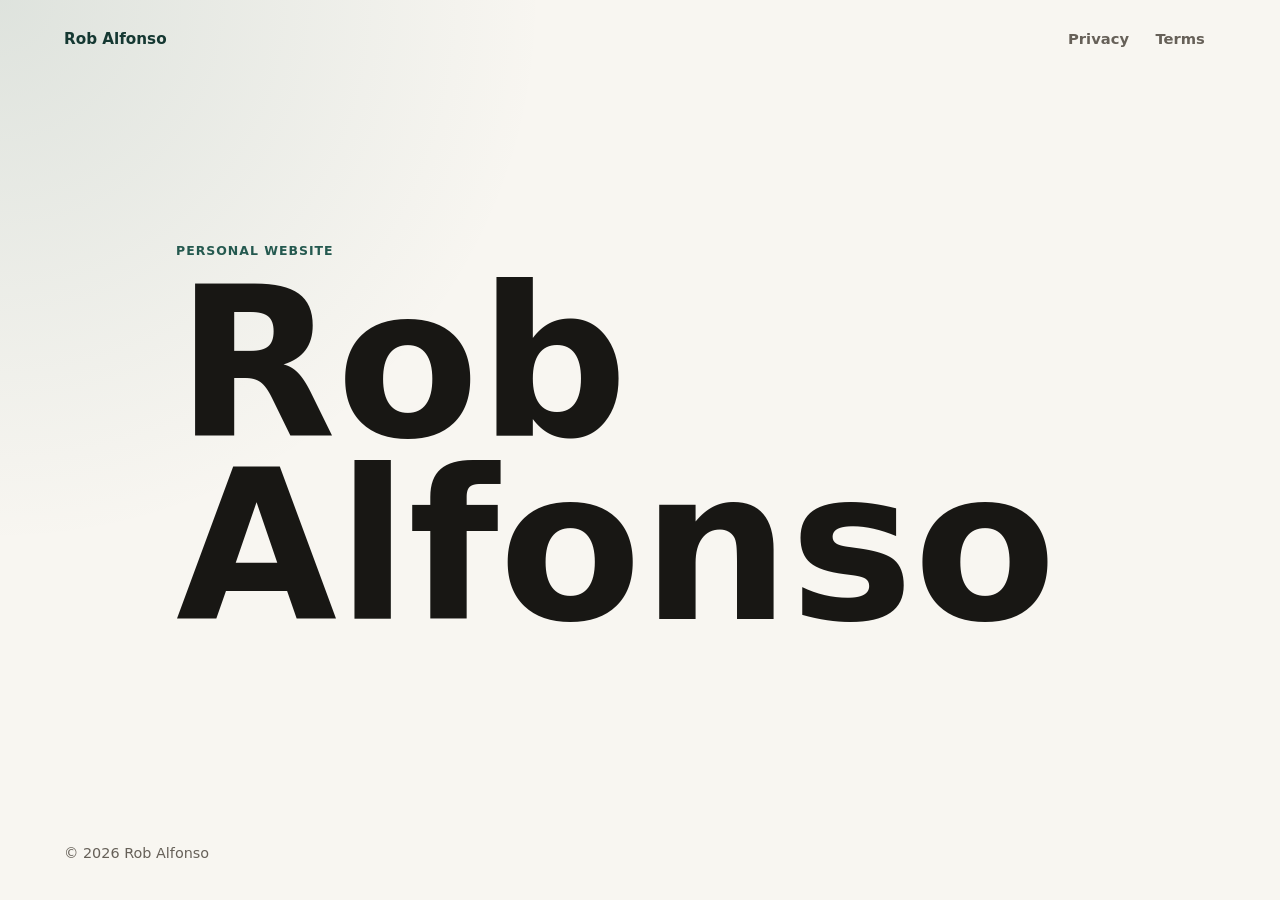
<file: index.html>
<!doctype html>
<html lang="en">
  <head>
    <meta charset="utf-8">
    <meta name="viewport" content="width=device-width, initial-scale=1">
    <title>Rob Alfonso</title>
    <meta
      name="description"
      content="The personal website of Rob Alfonso."
    >
    <link rel="stylesheet" href="styles.css">
  </head>
  <body>
    <a class="skip-link" href="#main">Skip to content</a>

    <header class="site-header" aria-label="Primary">
      <nav class="nav">
        <a class="brand" href="index.html" aria-current="page">Rob Alfonso</a>
        <div class="nav-links" aria-label="Site">
          <a href="privacy.html">Privacy</a>
          <a href="terms.html">Terms</a>
        </div>
      </nav>
    </header>

    <main id="main" class="home">
      <section class="intro" aria-labelledby="page-title">
        <p class="eyebrow">Personal website</p>
        <h1 id="page-title">Rob Alfonso</h1>
      </section>
    </main>

    <footer class="site-footer">
      <p>&copy; 2026 Rob Alfonso</p>
    </footer>
  </body>
</html>
</file>
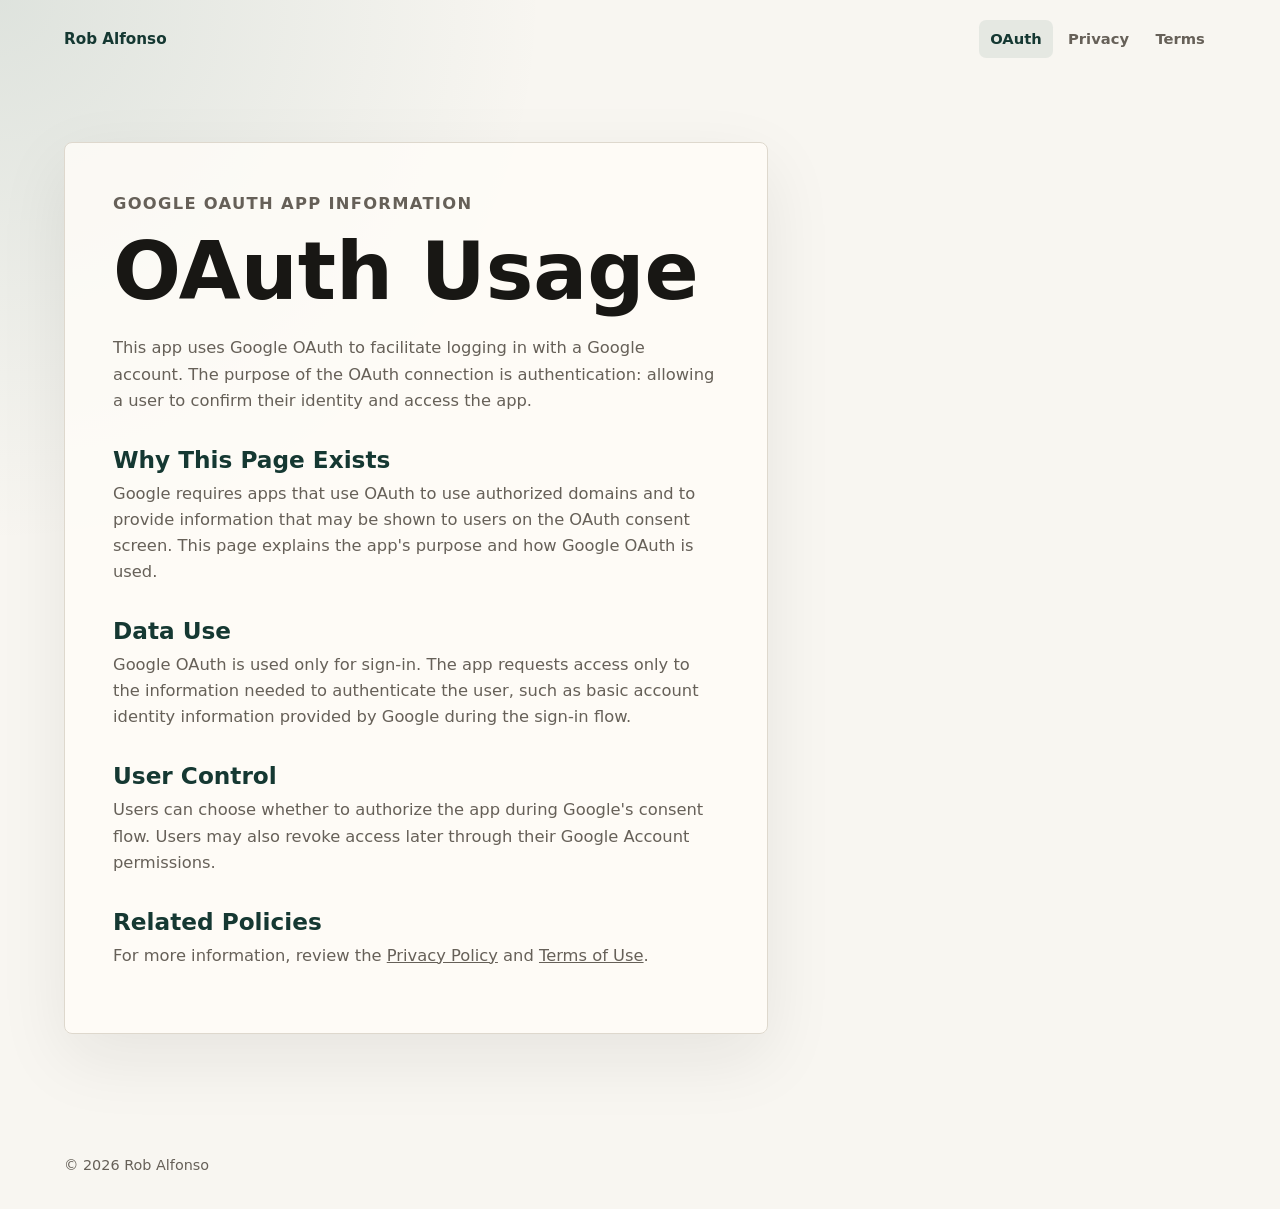
<file: oauth.html>
<!doctype html>
<html lang="en">
  <head>
    <meta charset="utf-8">
    <meta name="viewport" content="width=device-width, initial-scale=1">
    <title>Google OAuth App | Rob Alfonso</title>
    <meta
      name="description"
      content="Information about Rob Alfonso's app usage of Google OAuth."
    >
    <link rel="stylesheet" href="styles.css">
  </head>
  <body>
    <a class="skip-link" href="#main">Skip to content</a>

    <header class="site-header" aria-label="Primary">
      <nav class="nav">
        <a class="brand" href="index.html">Rob Alfonso</a>
        <div class="nav-links" aria-label="Site">
          <a href="oauth.html" aria-current="page">OAuth</a>
          <a href="privacy.html">Privacy</a>
          <a href="terms.html">Terms</a>
        </div>
      </nav>
    </header>

    <main id="main" class="page">
      <article class="content">
        <p class="eyebrow">Google OAuth app information</p>
        <h1>OAuth Usage</h1>

        <p>
          This app uses Google OAuth to facilitate logging in with a Google
          account. The purpose of the OAuth connection is authentication:
          allowing a user to confirm their identity and access the app.
        </p>

        <h2>Why This Page Exists</h2>
        <p>
          Google requires apps that use OAuth to use authorized domains and to
          provide information that may be shown to users on the OAuth consent
          screen. This page explains the app's purpose and how Google OAuth is
          used.
        </p>

        <h2>Data Use</h2>
        <p>
          Google OAuth is used only for sign-in. The app requests access only to
          the information needed to authenticate the user, such as basic account
          identity information provided by Google during the sign-in flow.
        </p>

        <h2>User Control</h2>
        <p>
          Users can choose whether to authorize the app during Google's consent
          flow. Users may also revoke access later through their Google Account
          permissions.
        </p>

        <h2>Related Policies</h2>
        <p>
          For more information, review the <a href="privacy.html">Privacy
          Policy</a> and <a href="terms.html">Terms of Use</a>.
        </p>
      </article>
    </main>

    <footer class="site-footer">
      <p>&copy; 2026 Rob Alfonso</p>
    </footer>
  </body>
</html>
</file>
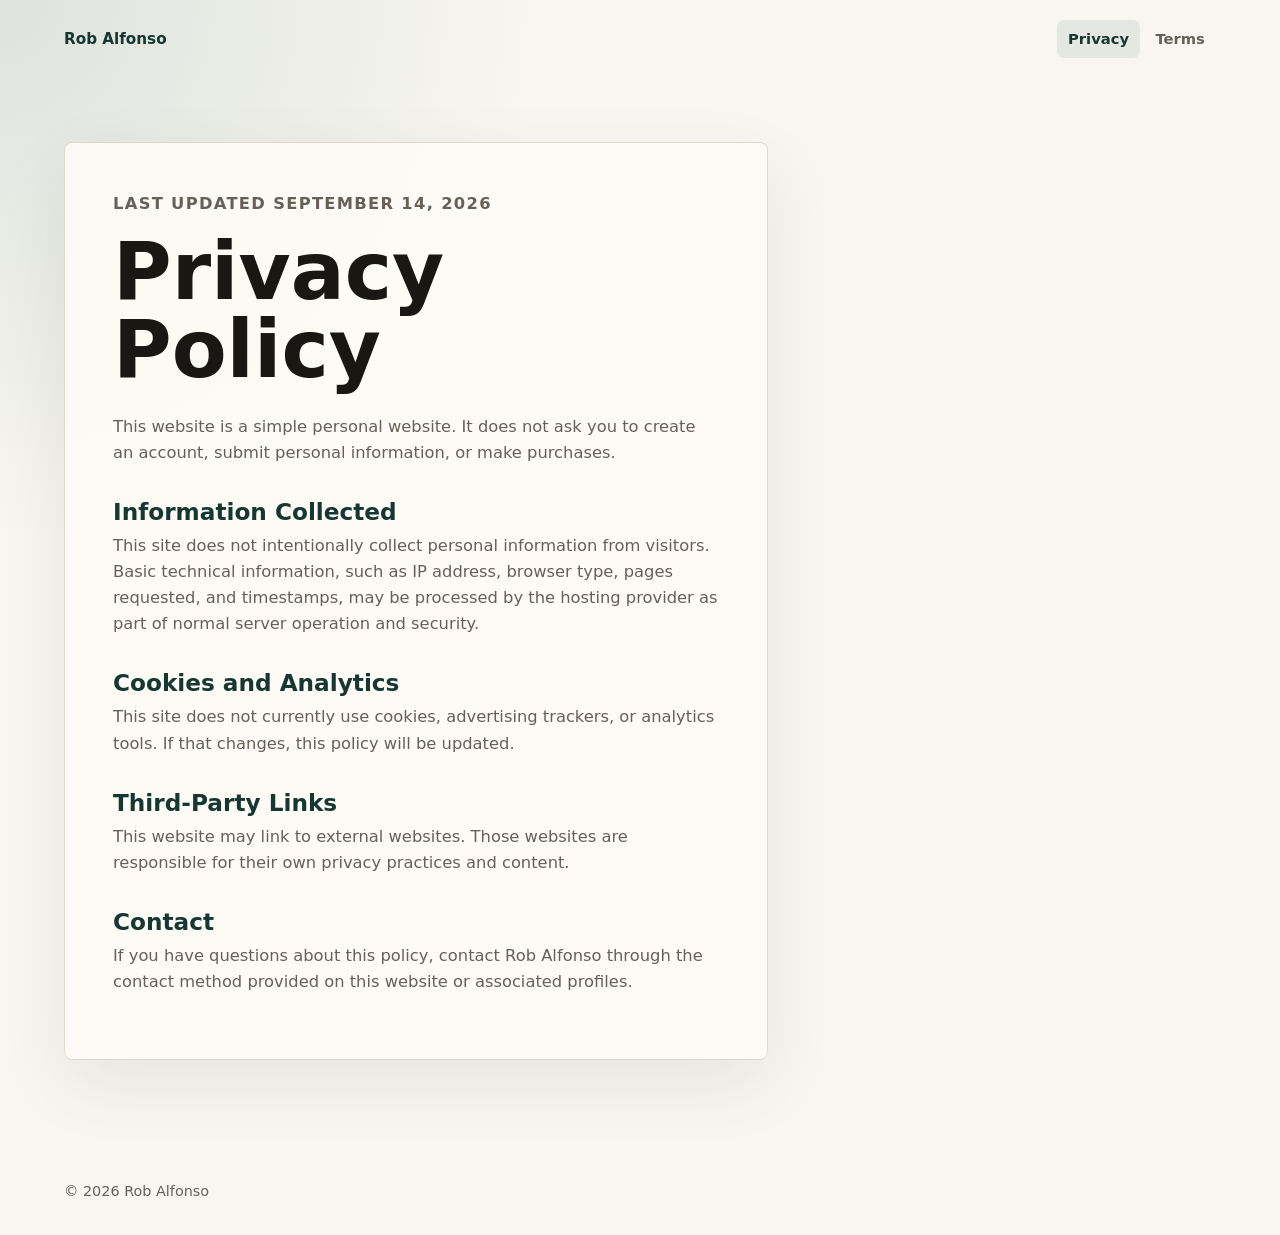
<file: privacy.html>
<!doctype html>
<html lang="en">
  <head>
    <meta charset="utf-8">
    <meta name="viewport" content="width=device-width, initial-scale=1">
    <title>Privacy Policy | Rob Alfonso</title>
    <meta
      name="description"
      content="Privacy policy for Rob Alfonso's personal website."
    >
    <link rel="stylesheet" href="styles.css">
  </head>
  <body>
    <a class="skip-link" href="#main">Skip to content</a>

    <header class="site-header" aria-label="Primary">
      <nav class="nav">
        <a class="brand" href="index.html">Rob Alfonso</a>
        <div class="nav-links" aria-label="Site">
          <a href="privacy.html" aria-current="page">Privacy</a>
          <a href="terms.html">Terms</a>
        </div>
      </nav>
    </header>

    <main id="main" class="page">
      <article class="content">
        <p class="eyebrow">Last updated September 14, 2026</p>
        <h1>Privacy Policy</h1>

        <p>
          This website is a simple personal website. It does not ask you to
          create an account, submit personal information, or make purchases.
        </p>

        <h2>Information Collected</h2>
        <p>
          This site does not intentionally collect personal information from
          visitors. Basic technical information, such as IP address, browser
          type, pages requested, and timestamps, may be processed by the hosting
          provider as part of normal server operation and security.
        </p>

        <h2>Cookies and Analytics</h2>
        <p>
          This site does not currently use cookies, advertising trackers, or
          analytics tools. If that changes, this policy will be updated.
        </p>

        <h2>Third-Party Links</h2>
        <p>
          This website may link to external websites. Those websites are
          responsible for their own privacy practices and content.
        </p>

        <h2>Contact</h2>
        <p>
          If you have questions about this policy, contact Rob Alfonso through
          the contact method provided on this website or associated profiles.
        </p>
      </article>
    </main>

    <footer class="site-footer">
      <p>&copy; 2026 Rob Alfonso</p>
    </footer>
  </body>
</html>
</file>
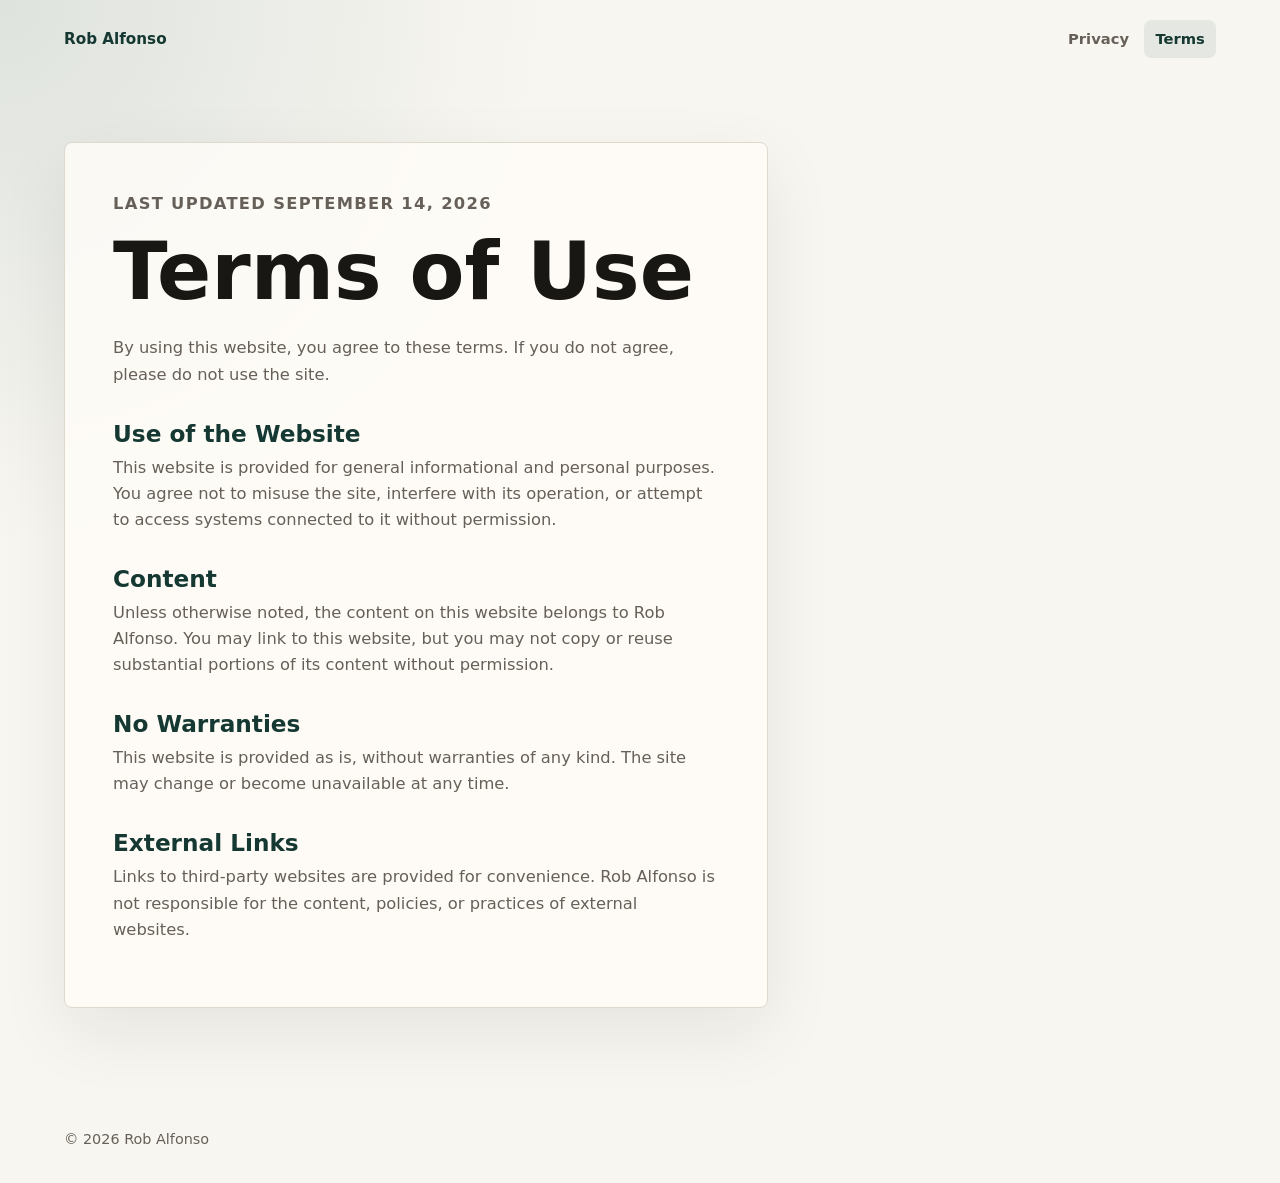
<file: terms.html>
<!doctype html>
<html lang="en">
  <head>
    <meta charset="utf-8">
    <meta name="viewport" content="width=device-width, initial-scale=1">
    <title>Terms of Use | Rob Alfonso</title>
    <meta
      name="description"
      content="Terms of use for Rob Alfonso's personal website."
    >
    <link rel="stylesheet" href="styles.css">
  </head>
  <body>
    <a class="skip-link" href="#main">Skip to content</a>

    <header class="site-header" aria-label="Primary">
      <nav class="nav">
        <a class="brand" href="index.html">Rob Alfonso</a>
        <div class="nav-links" aria-label="Site">
          <a href="privacy.html">Privacy</a>
          <a href="terms.html" aria-current="page">Terms</a>
        </div>
      </nav>
    </header>

    <main id="main" class="page">
      <article class="content">
        <p class="eyebrow">Last updated September 14, 2026</p>
        <h1>Terms of Use</h1>

        <p>
          By using this website, you agree to these terms. If you do not agree,
          please do not use the site.
        </p>

        <h2>Use of the Website</h2>
        <p>
          This website is provided for general informational and personal
          purposes. You agree not to misuse the site, interfere with its
          operation, or attempt to access systems connected to it without
          permission.
        </p>

        <h2>Content</h2>
        <p>
          Unless otherwise noted, the content on this website belongs to Rob
          Alfonso. You may link to this website, but you may not copy or reuse
          substantial portions of its content without permission.
        </p>

        <h2>No Warranties</h2>
        <p>
          This website is provided as is, without warranties of any kind. The
          site may change or become unavailable at any time.
        </p>

        <h2>External Links</h2>
        <p>
          Links to third-party websites are provided for convenience. Rob
          Alfonso is not responsible for the content, policies, or practices of
          external websites.
        </p>
      </article>
    </main>

    <footer class="site-footer">
      <p>&copy; 2026 Rob Alfonso</p>
    </footer>
  </body>
</html>
</file>
<file: styles.css>
:root {
  color-scheme: light;
  --bg: #f8f6f1;
  --surface: #fffdf8;
  --text: #181714;
  --muted: #666058;
  --line: #ded8cd;
  --accent: #24594f;
  --accent-strong: #153832;
  --focus: #ad6b1f;
  --shadow: 0 24px 70px rgb(24 23 20 / 0.08);
}

* {
  box-sizing: border-box;
}

html {
  min-height: 100%;
  background:
    radial-gradient(circle at top left, rgb(36 89 79 / 0.12), transparent 34rem),
    var(--bg);
}

body {
  min-height: 100vh;
  margin: 0;
  color: var(--text);
  font-family:
    Inter, ui-sans-serif, system-ui, -apple-system, BlinkMacSystemFont, "Segoe UI",
    sans-serif;
  line-height: 1.6;
  text-rendering: optimizeLegibility;
}

a {
  color: inherit;
}

a:focus-visible,
button:focus-visible {
  outline: 3px solid var(--focus);
  outline-offset: 4px;
}

.skip-link {
  position: absolute;
  top: 1rem;
  left: 1rem;
  z-index: 10;
  padding: 0.65rem 0.85rem;
  border-radius: 0.5rem;
  background: var(--text);
  color: var(--surface);
  transform: translateY(-160%);
  transition: transform 160ms ease;
}

.skip-link:focus {
  transform: translateY(0);
}

.site-header,
.site-footer {
  width: min(100% - 2rem, 72rem);
  margin-inline: auto;
}

.site-header {
  padding-block: 1.25rem;
}

.nav {
  display: flex;
  align-items: center;
  justify-content: space-between;
  gap: 1rem;
}

.brand,
.nav-links a {
  border-radius: 0.45rem;
  text-decoration: none;
}

.brand {
  color: var(--accent-strong);
  font-size: 0.95rem;
  font-weight: 750;
  letter-spacing: 0;
}

.nav-links {
  display: flex;
  align-items: center;
  gap: 0.25rem;
}

.nav-links a {
  padding: 0.45rem 0.7rem;
  color: var(--muted);
  font-size: 0.92rem;
  font-weight: 650;
}

.nav-links a:hover,
.nav-links a[aria-current="page"] {
  color: var(--accent-strong);
  background: rgb(36 89 79 / 0.09);
}

.home {
  display: grid;
  min-height: calc(100vh - 10rem);
  place-items: center;
  padding: 4rem 1rem 5rem;
}

.intro {
  width: min(100%, 58rem);
}

.eyebrow {
  margin: 0 0 0.8rem;
  color: var(--accent);
  font-size: 0.78rem;
  font-weight: 800;
  letter-spacing: 0.08em;
  text-transform: uppercase;
}

h1,
h2,
p {
  margin-top: 0;
}

h1 {
  max-width: 10ch;
  margin-bottom: 0;
  font-size: clamp(4.25rem, 18vw, 13rem);
  line-height: 0.88;
  letter-spacing: 0;
}

.page {
  width: min(100% - 2rem, 72rem);
  margin-inline: auto;
  padding: 4rem 0 6rem;
}

.content {
  max-width: 44rem;
  padding: clamp(1.25rem, 4vw, 3rem);
  border: 1px solid var(--line);
  border-radius: 0.5rem;
  background: rgb(255 253 248 / 0.82);
  box-shadow: var(--shadow);
}

.content h1 {
  max-width: none;
  margin-bottom: 1.5rem;
  font-size: clamp(2.35rem, 8vw, 5rem);
  line-height: 0.98;
}

.content h2 {
  margin: 2rem 0 0.45rem;
  color: var(--accent-strong);
  font-size: clamp(1.18rem, 3vw, 1.45rem);
  line-height: 1.2;
}

.content p {
  margin-bottom: 1rem;
  color: var(--muted);
  font-size: 1.02rem;
}

.site-footer {
  padding: 1.5rem 0 2rem;
  color: var(--muted);
  font-size: 0.9rem;
}

.site-footer p {
  margin: 0;
}

@media (max-width: 42rem) {
  .nav {
    align-items: flex-start;
    flex-direction: column;
  }

  .nav-links {
    width: 100%;
  }

  .nav-links a {
    padding-inline: 0.6rem;
  }

  .home {
    place-items: end start;
  }
}
</file>
